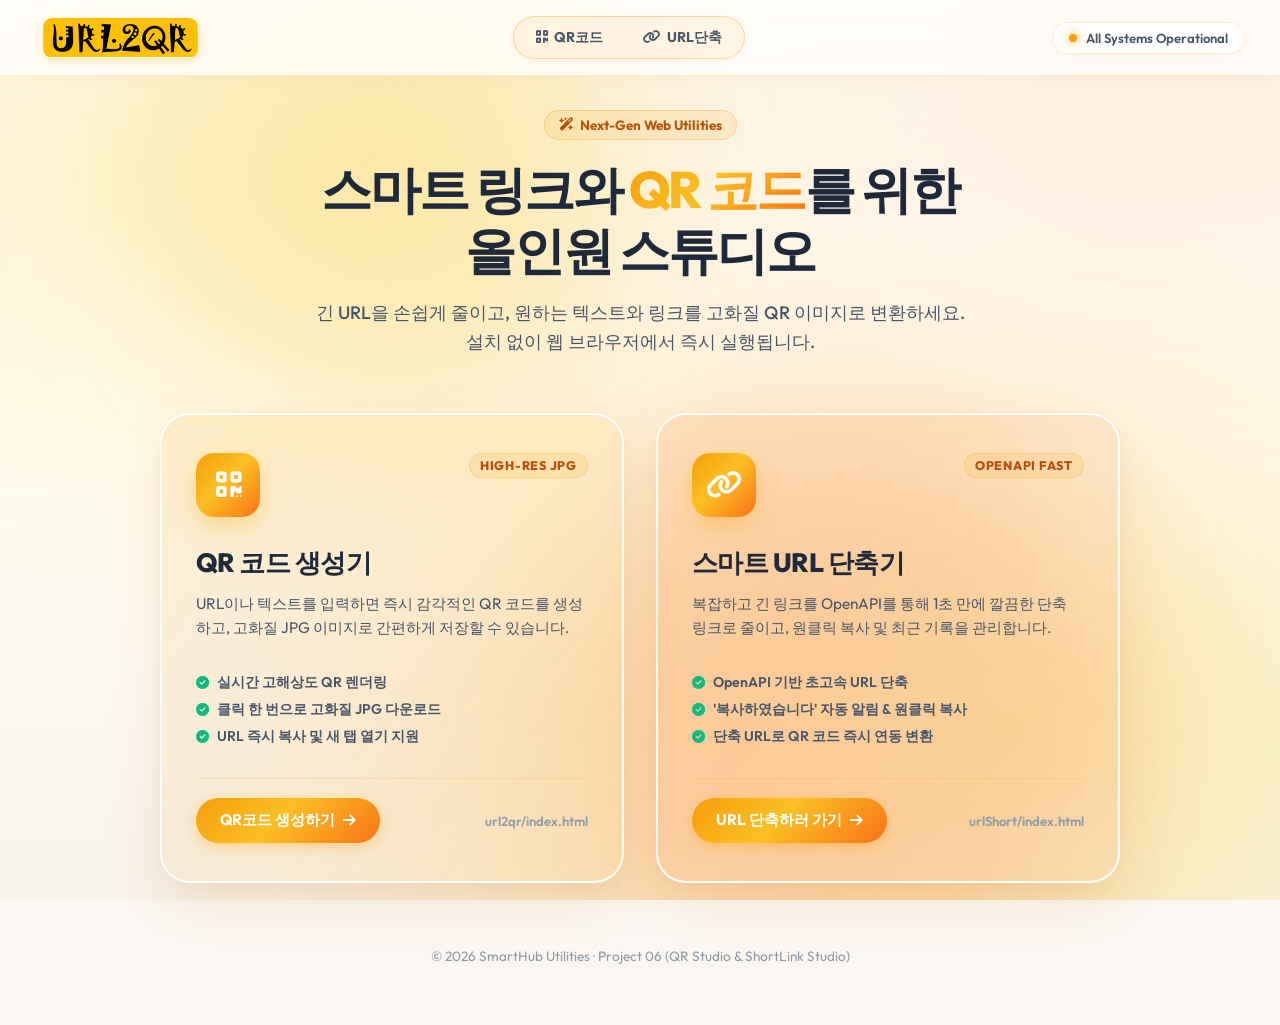
<file: index.html>
<!DOCTYPE html>
<html lang="ko">
<head>
  <meta charset="UTF-8">
  <meta name="viewport" content="width=device-width, initial-scale=1.0">
  <meta name="description" content="QR 코드 생성 및 초고속 URL 단축을 한 곳에서 제공하는 올인원 스마트 웹 유틸리티 허브입니다.">
  <title>QR Studio & ShortLink - 스마트 웹 유틸리티 허브</title>
  
  <!-- Google Fonts -->
  <link rel="preconnect" href="https://fonts.googleapis.com">
  <link rel="preconnect" href="https://fonts.gstatic.com" crossorigin>
  <link href="https://fonts.googleapis.com/css2?family=Outfit:wght@300;400;500;600;700;800&family=Pretendard:wght@300;400;500;600;700;800&display=swap" rel="stylesheet">
  
  <!-- FontAwesome for Icons -->
  <link rel="stylesheet" href="https://cdnjs.cloudflare.com/ajax/libs/font-awesome/6.5.1/css/all.min.css">
  
  <style>
    :root {
      --bg-primary: #faf7f2;
      --bg-secondary: #f5efe6;
      --bg-glass-card: rgba(255, 255, 255, 0.88);
      --bg-glass-hover: rgba(255, 255, 255, 0.96);
      
      --accent-gold: #f59e0b;
      --accent-sun: #fbbf24;
      --accent-orange: #f97316;
      --accent-deep: #b45309;
      
      --accent-gradient: linear-gradient(135deg, #f59e0b 0%, #fbbf24 45%, #f97316 100%);
      --accent-gradient-hover: linear-gradient(135deg, #d97706 0%, #f59e0b 50%, #ea580c 100%);
      --card-qr-gradient: linear-gradient(135deg, rgba(245, 158, 11, 0.12) 0%, rgba(251, 191, 36, 0.05) 100%);
      --card-short-gradient: linear-gradient(135deg, rgba(249, 115, 22, 0.12) 0%, rgba(251, 113, 133, 0.05) 100%);
      
      --text-primary: #1e293b;
      --text-secondary: #475569;
      --text-muted: #8c9ba5;
      --text-gold: #b45309;
      
      --border-glass: rgba(245, 158, 11, 0.18);
      --border-glass-strong: rgba(245, 158, 11, 0.35);
      --border-card: rgba(255, 255, 255, 0.95);
      
      --shadow-subtle: 0 4px 20px rgba(180, 83, 9, 0.06);
      --shadow-elevated: 0 20px 45px rgba(180, 83, 9, 0.08), 0 4px 12px rgba(0, 0, 0, 0.03);
      --shadow-card: 0 24px 60px rgba(217, 119, 6, 0.12), 0 8px 24px rgba(0, 0, 0, 0.04);
      --shadow-hover: 0 30px 70px rgba(217, 119, 6, 0.2), 0 10px 28px rgba(0, 0, 0, 0.06);
      
      --font-main: 'Outfit', 'Pretendard', -apple-system, BlinkMacSystemFont, 'Segoe UI', Roboto, sans-serif;
      --transition-smooth: all 0.5s cubic-bezier(0.16, 1, 0.3, 1);
      --transition-quick: all 0.25s cubic-bezier(0.4, 0, 0.2, 1);
    }

    *, *::before, *::after {
      box-sizing: border-box;
      margin: 0;
      padding: 0;
    }

    html, body {
      width: 100%;
      min-height: 100vh;
      background-color: var(--bg-primary);
      color: var(--text-primary);
      font-family: var(--font-main);
      overflow-x: hidden;
      position: relative;
      -webkit-font-smoothing: antialiased;
    }

    /* Ambient Glow Background */
    .bg-mesh {
      position: fixed;
      inset: 0;
      pointer-events: none;
      overflow: hidden;
      z-index: 0;
      background: 
        radial-gradient(at 10% 20%, rgba(254, 243, 199, 0.8) 0px, transparent 50%),
        radial-gradient(at 90% 10%, rgba(255, 237, 213, 0.7) 0px, transparent 50%),
        radial-gradient(at 50% 90%, rgba(254, 215, 170, 0.5) 0px, transparent 55%),
        radial-gradient(at 80% 80%, rgba(253, 230, 138, 0.6) 0px, transparent 50%),
        linear-gradient(180deg, #faf7f2 0%, #fffdfa 50%, #f7f2e9 100%);
    }

    .glow-orb {
      position: absolute;
      border-radius: 50%;
      filter: blur(90px);
      opacity: 0.65;
      animation: floatOrb 18s ease-in-out infinite alternate;
    }

    .orb-1 {
      width: 520px;
      height: 520px;
      background: radial-gradient(circle, #fde68a 0%, rgba(251, 191, 36, 0.4) 50%, transparent 70%);
      top: -80px;
      left: 10%;
    }

    .orb-2 {
      width: 620px;
      height: 620px;
      background: radial-gradient(circle, #fed7aa 0%, rgba(249, 115, 22, 0.35) 50%, transparent 70%);
      bottom: -120px;
      right: 8%;
      animation-delay: -6s;
    }

    @keyframes floatOrb {
      0% { transform: translate(0, 0) scale(1) rotate(0deg); }
      50% { transform: translate(45px, -35px) scale(1.1) rotate(60deg); }
      100% { transform: translate(-35px, 45px) scale(0.92) rotate(-30deg); }
    }

    /* Header */
    .app-header {
      position: fixed;
      top: 0;
      left: 0;
      width: 100%;
      height: 76px;
      display: flex;
      align-items: center;
      justify-content: space-between;
      padding: 0 2.2rem;
      z-index: 50;
      background: rgba(255, 255, 255, 0.75);
      backdrop-filter: blur(20px);
      -webkit-backdrop-filter: blur(20px);
      border-bottom: 1px solid var(--border-glass);
      box-shadow: 0 2px 16px rgba(180, 83, 9, 0.04);
    }

    .brand-logo {
      display: flex;
      align-items: center;
      gap: 0.85rem;
      text-decoration: none;
      color: inherit;
      padding: 4px 8px;
      border-radius: 12px;
      transition: var(--transition-quick);
    }

    .brand-logo:hover {
      transform: translateY(-1px);
    }

    .logo-image {
      height: 40px;
      width: auto;
      max-width: 160px;
      object-fit: contain;
      border-radius: 9px;
      box-shadow: 0 3px 10px rgba(245, 158, 11, 0.25);
      transition: transform 0.25s ease;
    }

    .brand-logo:hover .logo-image {
      transform: scale(1.04);
    }

    .logo-fallback {
      width: 40px;
      height: 40px;
      background: var(--accent-gradient);
      border-radius: 12px;
      display: flex;
      align-items: center;
      justify-content: center;
      font-size: 1.25rem;
      color: #fff;
      box-shadow: 0 4px 12px rgba(245, 158, 11, 0.35);
    }

    /* Requirement 1: QR코드 & URL단축 네비게이션 버튼 */
    .nav-switcher {
      display: flex;
      align-items: center;
      background: rgba(245, 158, 11, 0.08);
      border: 1px solid var(--border-glass-strong);
      padding: 4px;
      border-radius: 40px;
      gap: 4px;
      box-shadow: 0 2px 8px rgba(180, 83, 9, 0.05);
    }

    .nav-tab {
      display: inline-flex;
      align-items: center;
      gap: 6px;
      padding: 7px 18px;
      border-radius: 30px;
      text-decoration: none;
      font-size: 0.88rem;
      font-weight: 700;
      color: var(--text-secondary);
      transition: all 0.25s cubic-bezier(0.16, 1, 0.3, 1);
      white-space: nowrap;
    }

    .nav-tab:hover {
      color: var(--accent-deep);
      background: rgba(255, 255, 255, 0.7);
      transform: translateY(-1px);
    }

    .nav-tab.active, .nav-tab.highlight {
      background: var(--accent-gradient);
      color: #ffffff;
      box-shadow: 0 3px 12px rgba(245, 158, 11, 0.35);
    }

    .status-pill {
      display: flex;
      align-items: center;
      gap: 0.55rem;
      padding: 7px 16px;
      background: rgba(255, 255, 255, 0.85);
      border: 1px solid var(--border-glass);
      border-radius: 100px;
      font-size: 0.82rem;
      font-weight: 600;
      color: var(--text-secondary);
      box-shadow: var(--shadow-subtle);
    }

    .pulse-dot {
      width: 8px;
      height: 8px;
      border-radius: 50%;
      background: #f59e0b;
      box-shadow: 0 0 10px #f59e0b;
      animation: pulseDot 2s infinite;
    }

    @keyframes pulseDot {
      0% { transform: scale(0.95); opacity: 0.8; }
      50% { transform: scale(1.35); opacity: 1; box-shadow: 0 0 14px #f59e0b; }
      100% { transform: scale(0.95); opacity: 0.8; }
    }

    /* Main Hub Container */
    .hub-container {
      position: relative;
      width: 100%;
      min-height: 100vh;
      display: flex;
      flex-direction: column;
      align-items: center;
      justify-content: center;
      padding: 110px 1.5rem 60px;
      z-index: 10;
    }

    .hub-hero {
      text-align: center;
      max-width: 760px;
      margin-bottom: 3.5rem;
    }

    .hub-badge {
      display: inline-flex;
      align-items: center;
      gap: 6px;
      padding: 6px 14px;
      background: rgba(245, 158, 11, 0.12);
      border: 1px solid rgba(245, 158, 11, 0.3);
      border-radius: 100px;
      font-size: 0.84rem;
      font-weight: 700;
      color: var(--accent-deep);
      margin-bottom: 1.2rem;
    }

    .hub-title {
      font-size: 3.2rem;
      font-weight: 800;
      line-height: 1.18;
      letter-spacing: -0.04em;
      color: var(--text-primary);
      margin-bottom: 1.1rem;
    }

    .text-gradient {
      background: var(--accent-gradient);
      -webkit-background-clip: text;
      -webkit-text-fill-color: transparent;
      display: inline-block;
    }

    .hub-subtitle {
      font-size: 1.12rem;
      font-weight: 500;
      color: var(--text-secondary);
      line-height: 1.65;
    }

    /* Grid of Service Cards */
    .cards-grid {
      display: grid;
      grid-template-columns: repeat(2, 1fr);
      gap: 2rem;
      width: 100%;
      max-width: 960px;
    }

    .service-card {
      position: relative;
      background: var(--bg-glass-card);
      border: 2px solid var(--border-card);
      border-radius: 30px;
      padding: 38px 34px;
      box-shadow: var(--shadow-card);
      backdrop-filter: blur(25px);
      -webkit-backdrop-filter: blur(25px);
      text-decoration: none;
      color: inherit;
      display: flex;
      flex-direction: column;
      justify-content: space-between;
      transition: var(--transition-smooth);
      overflow: hidden;
    }

    .card-qr-bg {
      background: var(--card-qr-gradient);
    }

    .card-short-bg {
      background: var(--card-short-gradient);
    }

    .service-card:hover {
      transform: translateY(-8px) scale(1.015);
      box-shadow: var(--shadow-hover);
      border-color: var(--accent-gold);
      background: var(--bg-glass-hover);
    }

    .card-top {
      display: flex;
      align-items: flex-start;
      justify-content: space-between;
      margin-bottom: 1.8rem;
    }

    .card-icon-box {
      width: 64px;
      height: 64px;
      border-radius: 18px;
      background: var(--accent-gradient);
      display: flex;
      align-items: center;
      justify-content: center;
      font-size: 1.8rem;
      color: #ffffff;
      box-shadow: 0 8px 24px rgba(245, 158, 11, 0.35);
      transition: transform 0.3s ease;
    }

    .service-card:hover .card-icon-box {
      transform: scale(1.08) rotate(4deg);
    }

    .card-tag {
      font-size: 0.78rem;
      font-weight: 800;
      text-transform: uppercase;
      letter-spacing: 0.06em;
      background: rgba(245, 158, 11, 0.12);
      color: var(--accent-deep);
      padding: 4px 10px;
      border-radius: 20px;
      border: 1px solid rgba(245, 158, 11, 0.25);
    }

    .card-title {
      font-size: 1.65rem;
      font-weight: 800;
      color: var(--text-primary);
      margin-bottom: 0.7rem;
      letter-spacing: -0.02em;
    }

    .card-desc {
      font-size: 0.96rem;
      color: var(--text-secondary);
      line-height: 1.6;
      margin-bottom: 2rem;
      flex-grow: 1;
    }

    .card-features-list {
      list-style: none;
      display: flex;
      flex-direction: column;
      gap: 8px;
      margin-bottom: 2rem;
    }

    .card-features-list li {
      display: flex;
      align-items: center;
      gap: 8px;
      font-size: 0.88rem;
      font-weight: 600;
      color: var(--text-secondary);
    }

    .card-features-list li i {
      color: #10b981;
      font-size: 0.82rem;
    }

    .card-action-bar {
      display: flex;
      align-items: center;
      justify-content: space-between;
      padding-top: 1.2rem;
      border-top: 1px solid var(--border-glass);
    }

    .card-btn {
      display: inline-flex;
      align-items: center;
      gap: 8px;
      background: var(--accent-gradient);
      color: #ffffff;
      padding: 12px 24px;
      border-radius: 100px;
      font-size: 0.95rem;
      font-weight: 700;
      box-shadow: 0 4px 14px rgba(245, 158, 11, 0.35);
      transition: var(--transition-quick);
    }

    .service-card:hover .card-btn {
      background: var(--accent-gradient-hover);
      box-shadow: 0 6px 20px rgba(245, 158, 11, 0.5);
    }

    .card-btn-arrow {
      font-size: 0.9rem;
      transition: transform 0.25s ease;
    }

    .service-card:hover .card-btn-arrow {
      transform: translateX(4px);
    }

    .card-link-subtext {
      font-size: 0.82rem;
      font-weight: 600;
      color: var(--text-muted);
    }

    /* Footer */
    .hub-footer {
      margin-top: 4rem;
      text-align: center;
      font-size: 0.85rem;
      color: var(--text-muted);
    }

    @media (max-width: 768px) {
      .cards-grid {
        grid-template-columns: 1fr;
        max-width: 480px;
      }

      .hub-title {
        font-size: 2.3rem;
      }

      .app-header {
        padding: 0 1rem;
      }

      .status-pill {
        display: none;
      }
    }
  </style>
</head>
<body>
  <!-- Ambient Glow Background -->
  <div class="bg-mesh">
    <div class="glow-orb orb-1"></div>
    <div class="glow-orb orb-2"></div>
  </div>

  <!-- Header Section with Logo and Quick Navigation -->
  <header class="app-header">
    <div class="header-left">
      <a href="index.html" class="brand-logo" title="홈으로">
        <img src="img/logo.png" alt="URL2QR Logo" class="logo-image" onerror="this.style.display='none'; document.getElementById('logoFallback').style.display='flex';">
        <div id="logoFallback" class="logo-fallback" style="display:none;">
          <i class="fa-solid fa-qrcode"></i>
        </div>
      </a>
    </div>

    <!-- Requirement 1: 'QR코드' 버튼과 'URL단축' 버튼 -->
    <nav class="nav-switcher" aria-label="기능 바로가기 네비게이션">
      <a href="url2qr/index.html" class="nav-tab" id="navQrBtn" title="QR 코드 생성기로 이동">
        <i class="fa-solid fa-qrcode"></i>
        <span>QR코드</span>
      </a>
      <a href="urlShort/index.html" class="nav-tab" id="navShortBtn" title="URL 단축기로 이동">
        <i class="fa-solid fa-link"></i>
        <span>URL단축</span>
      </a>
    </nav>

    <div class="header-right">
      <div class="status-pill">
        <span class="pulse-dot"></span>
        <span>All Systems Operational</span>
      </div>
    </div>
  </header>

  <!-- Main Suite Landing View -->
  <main class="hub-container">
    <div class="hub-hero">
      <div class="hub-badge">
        <i class="fa-solid fa-wand-magic-sparkles"></i>
        <span>Next-Gen Web Utilities</span>
      </div>
      <h1 class="hub-title">
        스마트 링크와 <span class="text-gradient">QR 코드</span>를 위한<br>올인원 스튜디오
      </h1>
      <p class="hub-subtitle">
        긴 URL을 손쉽게 줄이고, 원하는 텍스트와 링크를 고화질 QR 이미지로 변환하세요.<br>
        설치 없이 웹 브라우저에서 즉시 실행됩니다.
      </p>
    </div>

    <!-- 2 Main Application Cards -->
    <div class="cards-grid">
      
      <!-- Card 1: QR 코드 생성기 (url2qr) -->
      <a href="url2qr/index.html" class="service-card card-qr-bg" title="QR 코드 생성기 열기">
        <div>
          <div class="card-top">
            <div class="card-icon-box">
              <i class="fa-solid fa-qrcode"></i>
            </div>
            <span class="card-tag">High-Res JPG</span>
          </div>
          <h2 class="card-title">QR 코드 생성기</h2>
          <p class="card-desc">
            URL이나 텍스트를 입력하면 즉시 감각적인 QR 코드를 생성하고, 고화질 JPG 이미지로 간편하게 저장할 수 있습니다.
          </p>
          <ul class="card-features-list">
            <li><i class="fa-solid fa-circle-check"></i> 실시간 고해상도 QR 렌더링</li>
            <li><i class="fa-solid fa-circle-check"></i> 클릭 한 번으로 고화질 JPG 다운로드</li>
            <li><i class="fa-solid fa-circle-check"></i> URL 즉시 복사 및 새 탭 열기 지원</li>
          </ul>
        </div>
        <div class="card-action-bar">
          <span class="card-btn">
            <span>QR코드 생성하기</span>
            <i class="fa-solid fa-arrow-right card-btn-arrow"></i>
          </span>
          <span class="card-link-subtext">url2qr/index.html</span>
        </div>
      </a>

      <!-- Card 2: URL 단축기 (urlShort) -->
      <a href="urlShort/index.html" class="service-card card-short-bg" title="URL 단축기 열기">
        <div>
          <div class="card-top">
            <div class="card-icon-box">
              <i class="fa-solid fa-link"></i>
            </div>
            <span class="card-tag">OpenAPI Fast</span>
          </div>
          <h2 class="card-title">스마트 URL 단축기</h2>
          <p class="card-desc">
            복잡하고 긴 링크를 OpenAPI를 통해 1초 만에 깔끔한 단축 링크로 줄이고, 원클릭 복사 및 최근 기록을 관리합니다.
          </p>
          <ul class="card-features-list">
            <li><i class="fa-solid fa-circle-check"></i> OpenAPI 기반 초고속 URL 단축</li>
            <li><i class="fa-solid fa-circle-check"></i> '복사하였습니다' 자동 알림 & 원클릭 복사</li>
            <li><i class="fa-solid fa-circle-check"></i> 단축 URL로 QR 코드 즉시 연동 변환</li>
          </ul>
        </div>
        <div class="card-action-bar">
          <span class="card-btn">
            <span>URL 단축하러 가기</span>
            <i class="fa-solid fa-arrow-right card-btn-arrow"></i>
          </span>
          <span class="card-link-subtext">urlShort/index.html</span>
        </div>
      </a>

    </div>

    <footer class="hub-footer">
      <p>© 2026 SmartHub Utilities · Project 06 (QR Studio & ShortLink Studio)</p>
    </footer>
  </main>
</body>
</html>
</file>
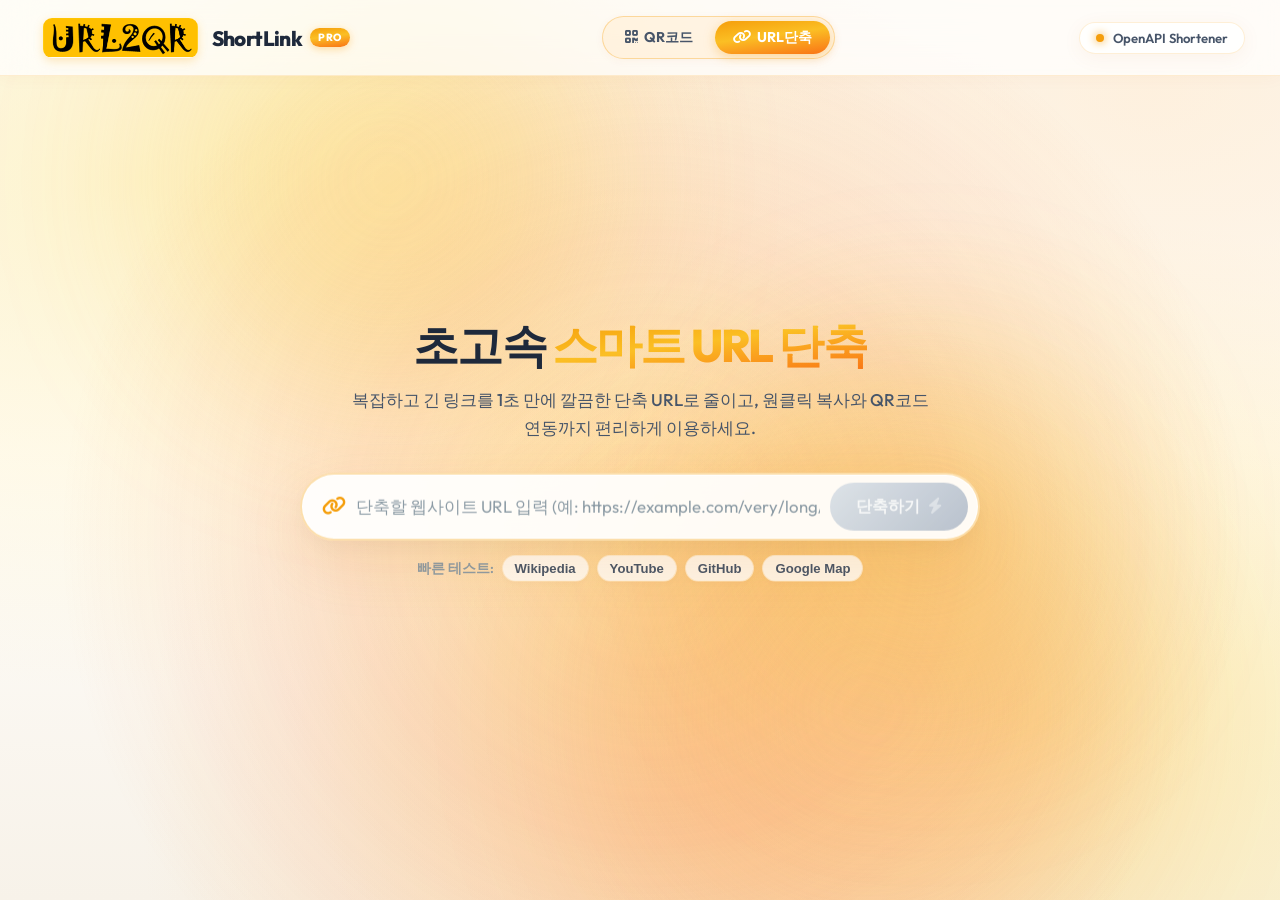
<file: urlShort/index.html>
<!DOCTYPE html>
<html lang="ko">
<head>
  <meta charset="UTF-8">
  <meta name="viewport" content="width=device-width, initial-scale=1.0">
  <meta name="description" content="긴 URL을 빠르고 간편하게 단축하고, 원클릭 복사 및 QR 코드 변환까지 지원하는 스마트 URL 단축기입니다.">
  <title>ShortLink Studio - 스마트 URL 단축기</title>
  
  <!-- Google Fonts -->
  <link rel="preconnect" href="https://fonts.googleapis.com">
  <link rel="preconnect" href="https://fonts.gstatic.com" crossorigin>
  <link href="https://fonts.googleapis.com/css2?family=Outfit:wght@300;400;500;600;700;800&family=Pretendard:wght@300;400;500;600;700&display=swap" rel="stylesheet">
  
  <!-- FontAwesome for Icons -->
  <link rel="stylesheet" href="https://cdnjs.cloudflare.com/ajax/libs/font-awesome/6.5.1/css/all.min.css">
  
  <link rel="stylesheet" href="style.css">
</head>
<body class="initial-state">
  <!-- Background Glow & Mesh Elements -->
  <div class="bg-mesh">
    <div class="glow-orb orb-1"></div>
    <div class="glow-orb orb-2"></div>
    <div class="glow-orb orb-3"></div>
  </div>
  <div class="mouse-spotlight" id="mouseSpotlight"></div>

  <!-- Header Section with Brand Logo & Navigation Switcher -->
  <header class="app-header">
    <div class="header-left">
      <a href="../index.html" class="brand-logo" id="brandHomeBtn" title="메인 화면으로 이동">
        <img src="../img/logo.png" alt="URL2QR Logo" class="logo-image" onerror="this.style.display='none'; document.getElementById('logoFallback').style.display='flex';">
        <div id="logoFallback" class="logo-fallback" style="display:none;">
          <i class="fa-solid fa-link"></i>
        </div>
        <div class="brand-info">
          <span class="brand-title">ShortLink</span>
          <span class="brand-badge">PRO</span>
        </div>
      </a>
    </div>

    <!-- Navigation Tab Buttons (QR코드 / URL단축 전환) -->
    <nav class="nav-switcher" aria-label="기능 전환 네비게이션">
      <a href="../url2qr/index.html" class="nav-tab" id="navQrBtn" title="QR 코드 생성기">
        <i class="fa-solid fa-qrcode"></i>
        <span>QR코드</span>
      </a>
      <a href="index.html" class="nav-tab active" id="navShortBtn" title="URL 단축 서비스">
        <i class="fa-solid fa-link"></i>
        <span>URL단축</span>
      </a>
    </nav>

    <div class="header-right">
      <div class="status-pill">
        <span class="pulse-dot"></span>
        <span>OpenAPI Shortener</span>
      </div>
    </div>
  </header>

  <!-- Main View Container -->
  <main class="main-container">

    <!-- Shortened Result Presentation Card (Appears after URL shortened) -->
    <section class="result-display-section" id="resultDisplaySection" aria-label="단축 결과">
      <div class="result-card" id="resultCard">
        <div class="result-card-glass-glow"></div>
        
        <div class="result-card-header">
          <div class="result-badge">
            <i class="fa-solid fa-circle-check"></i>
            <span>단축 완료</span>
          </div>
          <span class="ratio-badge" id="ratioBadge">-0% 절감</span>
        </div>

        <!-- Original URL Info -->
        <div class="original-url-row">
          <span class="url-meta-tag"><i class="fa-solid fa-arrow-turn-down"></i> 원본 URL</span>
          <p class="original-url-text" id="originalUrlDisplay" title="원본 링크"></p>
        </div>

        <!-- Read-Only Output Box & Copy Button -->
        <div class="output-box-wrapper">
          <div class="output-input-group">
            <div class="output-icon">
              <i class="fa-solid fa-wand-magic-sparkles"></i>
            </div>
            <input 
              type="text" 
              id="shortUrlOutput" 
              class="short-url-output" 
              readonly 
              placeholder="단축된 URL이 여기에 표시됩니다" 
              aria-label="단축된 URL 결과 (읽기 전용)"
            >
          </div>
          <button type="button" class="copy-action-btn" id="copyBtn" title="단축 URL 클립보드에 복사">
            <i class="fa-regular fa-copy" id="copyIcon"></i>
            <span id="copyBtnText">복사</span>
          </button>
        </div>

        <!-- Result Card Action Toolbar -->
        <div class="result-card-actions">
          <a href="#" target="_blank" rel="noopener noreferrer" class="action-chip" id="visitUrlBtn" title="새 창에서 단축 URL 열기">
            <i class="fa-solid fa-arrow-up-right-from-square"></i>
            <span>방문하기</span>
          </a>
          <button type="button" class="action-chip highlight-chip" id="openInQrBtn" title="이 단축 URL로 QR 코드 생성하기">
            <i class="fa-solid fa-qrcode"></i>
            <span>QR코드 생성</span>
          </button>
          <button type="button" class="action-chip text-chip" id="resetShortenerBtn" title="새로운 URL 단축하기">
            <i class="fa-solid fa-rotate-left"></i>
            <span>다시 단축</span>
          </button>
        </div>

      </div>
    </section>

    <!-- Floating Hero & URL Input Form Section -->
    <section class="interaction-container" id="interactionContainer">
      
      <!-- Hero Intro (Visible in Initial State) -->
      <div class="hero-intro" id="heroIntro">
        <h1 class="hero-title">
          초고속 <span class="text-gradient">스마트 URL 단축</span>
        </h1>
        <p class="hero-subtitle">
          복잡하고 긴 링크를 1초 만에 깔끔한 단축 URL로 줄이고, 원클릭 복사와 QR코드 연동까지 편리하게 이용하세요.
        </p>
      </div>

      <!-- URL Input Form -->
      <form class="url-input-form" id="shortenForm" autocomplete="off" onsubmit="return false;">
        <div class="input-glass-box">
          <div class="input-icon-wrap">
            <i class="fa-solid fa-link"></i>
          </div>
          <input 
            type="text" 
            id="urlInput" 
            class="url-input-field" 
            placeholder="단축할 웹사이트 URL 입력 (예: https://example.com/very/long/path...)" 
            aria-label="단축할 URL 입력"
            spellcheck="false"
            required
          >
          <button type="button" class="input-clear-btn" id="clearInputBtn" aria-label="입력 내용 지우기" style="display:none;">
            <i class="fa-solid fa-xmark"></i>
          </button>
          <button type="submit" class="submit-btn" id="shortenBtn" disabled aria-label="URL 단축하기">
            <span class="btn-text" id="shortenBtnText">단축하기</span>
            <i class="fa-solid fa-bolt btn-icon" id="shortenBtnIcon"></i>
          </button>
        </div>

        <!-- Quick Suggestions (Initial Mode) -->
        <div class="quick-suggests" id="quickSuggests">
          <span class="suggest-label">빠른 테스트:</span>
          <button type="button" class="suggest-tag" data-url="https://ko.wikipedia.org/wiki/%ED%81%B4%EB%A6%BD%EB%B3%B4%EB%93%9C">Wikipedia</button>
          <button type="button" class="suggest-tag" data-url="https://www.youtube.com/watch?v=dQw4w9WgXcQ">YouTube</button>
          <button type="button" class="suggest-tag" data-url="https://github.com/trending?since=daily">GitHub</button>
          <button type="button" class="suggest-tag" data-url="https://maps.google.com/?q=Seoul+Tower">Google Map</button>
        </div>
      </form>

      <!-- Recent History Container -->
      <div class="history-card" id="historyCard" style="display: none;">
        <div class="history-header">
          <div class="history-title">
            <i class="fa-solid fa-clock-rotate-left"></i>
            <span>최근 단축 기록</span>
          </div>
          <button type="button" class="history-clear-btn" id="clearHistoryBtn" title="기록 지우기">
            <i class="fa-solid fa-trash-can"></i> 전체 삭제
          </button>
        </div>
        <ul class="history-list" id="historyList"></ul>
      </div>

    </section>
  </main>

  <!-- Toast Notification -->
  <div class="toast-container" id="toastContainer" aria-live="polite">
    <div class="toast" id="toast">
      <i class="toast-icon fa-solid fa-circle-check"></i>
      <span class="toast-message" id="toastMessage">알림 내용</span>
    </div>
  </div>

  <script src="app.js"></script>
</body>
</html>
</file>
<file: urlShort/style.css>
/* ==========================================================================
   ShortLink Studio (URL Shortener) - Modern Radiant Light Theme & Glassmorphism
   ========================================================================== */

:root {
  /* Mouse & Interactive Dynamic Variables */
  --mouse-x: 50%;
  --mouse-y: 50%;
  --mouse-deg: 135deg;
  --glow-x: 50%;
  --glow-y: 50%;
  --hue-shift: 0deg;

  /* Base Radiant Light Palette */
  --bg-primary: #faf7f2;
  --bg-secondary: #f5efe6;
  --bg-glass: rgba(255, 255, 255, 0.78);
  --bg-glass-card: rgba(255, 255, 255, 0.88);
  --bg-glass-hover: rgba(255, 255, 255, 0.95);
  --bg-input: rgba(255, 255, 255, 0.92);

  /* Brand Accents */
  --accent-gold: #f59e0b;
  --accent-sun: #fbbf24;
  --accent-orange: #f97316;
  --accent-peach: #fb7185;
  --accent-deep: #b45309;
  --accent-teal: #0d9488;
  --accent-blue: #2563eb;

  /* Dynamic Gradients */
  --accent-gradient: linear-gradient(var(--mouse-deg, 135deg), #f59e0b 0%, #fbbf24 45%, #f97316 100%);
  --accent-gradient-hover: linear-gradient(var(--mouse-deg, 135deg), #d97706 0%, #f59e0b 50%, #ea580c 100%);
  --gold-glow-gradient: radial-gradient(circle at var(--glow-x, 50%) var(--glow-y, 50%), rgba(251, 191, 36, 0.35) 0%, rgba(249, 115, 22, 0.18) 35%, rgba(250, 247, 242, 0) 70%);

  /* High Legibility Typography Colors */
  --text-primary: #1e293b;
  --text-secondary: #475569;
  --text-muted: #8c9ba5;
  --text-gold: #b45309;

  /* Borders & Highlights */
  --border-glass: rgba(245, 158, 11, 0.16);
  --border-glass-strong: rgba(245, 158, 11, 0.32);
  --border-glass-focus: rgba(245, 158, 11, 0.65);
  --border-card: rgba(255, 255, 255, 0.9);

  /* Elevation Shadows */
  --shadow-subtle: 0 4px 20px rgba(180, 83, 9, 0.06);
  --shadow-elevated: 0 20px 45px rgba(180, 83, 9, 0.08), 0 4px 12px rgba(0, 0, 0, 0.03);
  --shadow-glow: 0 0 35px rgba(245, 158, 11, 0.22);
  --shadow-card: 0 24px 60px rgba(217, 119, 6, 0.12), 0 8px 24px rgba(0, 0, 0, 0.04);

  /* Typography & Timing */
  --font-main: 'Outfit', 'Pretendard', -apple-system, BlinkMacSystemFont, 'Segoe UI', Roboto, sans-serif;
  --transition-smooth: all 0.65s cubic-bezier(0.16, 1, 0.3, 1);
  --transition-quick: all 0.25s cubic-bezier(0.4, 0, 0.2, 1);
}

/* Base Reset */
*, *::before, *::after {
  box-sizing: border-box;
  margin: 0;
  padding: 0;
}

html, body {
  width: 100%;
  min-height: 100vh;
  background-color: var(--bg-primary);
  color: var(--text-primary);
  font-family: var(--font-main);
  overflow-x: hidden;
  position: relative;
  -webkit-font-smoothing: antialiased;
  -moz-osx-font-smoothing: grayscale;
}

/* ==========================================================================
   Dynamic Ambient Background
   ========================================================================== */
.bg-mesh {
  position: fixed;
  inset: 0;
  pointer-events: none;
  overflow: hidden;
  z-index: 0;
  background: 
    radial-gradient(at 10% 20%, rgba(254, 243, 199, 0.8) 0px, transparent 50%),
    radial-gradient(at 90% 10%, rgba(255, 237, 213, 0.7) 0px, transparent 50%),
    radial-gradient(at 50% 90%, rgba(254, 215, 170, 0.5) 0px, transparent 55%),
    radial-gradient(at 80% 80%, rgba(253, 230, 138, 0.6) 0px, transparent 50%),
    linear-gradient(180deg, #faf7f2 0%, #fffdfa 50%, #f7f2e9 100%);
  transition: background 0.4s ease;
}

.mouse-spotlight {
  position: fixed;
  inset: 0;
  pointer-events: none;
  z-index: 1;
  background: var(--gold-glow-gradient);
  mix-blend-mode: multiply;
  opacity: 0.85;
  transition: opacity 0.3s ease;
}

.glow-orb {
  position: absolute;
  border-radius: 50%;
  filter: blur(90px);
  opacity: 0.65;
  will-change: transform;
  animation: floatOrb 18s ease-in-out infinite alternate;
}

.orb-1 {
  width: 520px;
  height: 520px;
  background: radial-gradient(circle, #fde68a 0%, rgba(251, 191, 36, 0.4) 50%, transparent 70%);
  top: -80px;
  left: 10%;
}

.orb-2 {
  width: 620px;
  height: 620px;
  background: radial-gradient(circle, #fed7aa 0%, rgba(249, 115, 22, 0.35) 50%, transparent 70%);
  bottom: -120px;
  right: 8%;
  animation-delay: -6s;
}

.orb-3 {
  width: 440px;
  height: 440px;
  background: radial-gradient(circle, #fef08a 0%, rgba(234, 179, 8, 0.35) 50%, transparent 70%);
  top: 35%;
  left: 55%;
  animation-delay: -12s;
}

@keyframes floatOrb {
  0% { transform: translate(0, 0) scale(1) rotate(0deg); }
  50% { transform: translate(45px, -35px) scale(1.1) rotate(60deg); }
  100% { transform: translate(-35px, 45px) scale(0.92) rotate(-30deg); }
}

/* ==========================================================================
   Header Styles (Brand Logo & Nav Switcher)
   ========================================================================== */
.app-header {
  position: fixed;
  top: 0;
  left: 0;
  width: 100%;
  height: 76px;
  display: flex;
  align-items: center;
  justify-content: space-between;
  padding: 0 2.2rem;
  z-index: 50;
  background: rgba(255, 255, 255, 0.75);
  backdrop-filter: blur(20px);
  -webkit-backdrop-filter: blur(20px);
  border-bottom: 1px solid var(--border-glass);
  box-shadow: 0 2px 16px rgba(180, 83, 9, 0.04);
}

.header-left .brand-logo {
  display: flex;
  align-items: center;
  gap: 0.85rem;
  text-decoration: none;
  color: inherit;
  transition: var(--transition-quick);
  padding: 4px 8px;
  border-radius: 12px;
}

.header-left .brand-logo:hover {
  transform: translateY(-1px);
  background: rgba(255, 255, 255, 0.5);
}

.logo-image {
  height: 40px;
  width: auto;
  max-width: 160px;
  object-fit: contain;
  border-radius: 9px;
  box-shadow: 0 3px 10px rgba(245, 158, 11, 0.25);
  transition: transform 0.25s ease;
}

.brand-logo:hover .logo-image {
  transform: scale(1.04);
}

.logo-fallback {
  width: 40px;
  height: 40px;
  background: var(--accent-gradient);
  border-radius: 12px;
  display: flex;
  align-items: center;
  justify-content: center;
  font-size: 1.25rem;
  color: #fff;
  box-shadow: 0 4px 12px rgba(245, 158, 11, 0.35);
}

.brand-info {
  display: flex;
  align-items: center;
  gap: 0.5rem;
}

.brand-title {
  font-size: 1.3rem;
  font-weight: 800;
  letter-spacing: -0.03em;
  color: var(--text-primary);
}

.brand-badge {
  font-size: 0.65rem;
  font-weight: 800;
  letter-spacing: 0.06em;
  background: var(--accent-gradient);
  color: #ffffff;
  padding: 3px 8px;
  border-radius: 20px;
  box-shadow: 0 2px 8px rgba(245, 158, 11, 0.35);
}

/* Nav Switcher */
.nav-switcher {
  display: flex;
  align-items: center;
  background: rgba(245, 158, 11, 0.08);
  border: 1px solid var(--border-glass-strong);
  padding: 4px;
  border-radius: 40px;
  gap: 4px;
  box-shadow: 0 2px 8px rgba(180, 83, 9, 0.05);
}

.nav-tab {
  display: inline-flex;
  align-items: center;
  gap: 6px;
  padding: 7px 18px;
  border-radius: 30px;
  text-decoration: none;
  font-size: 0.88rem;
  font-weight: 700;
  color: var(--text-secondary);
  transition: all 0.25s cubic-bezier(0.16, 1, 0.3, 1);
  white-space: nowrap;
}

.nav-tab i {
  font-size: 0.92rem;
}

.nav-tab:hover {
  color: var(--accent-deep);
  background: rgba(255, 255, 255, 0.7);
  transform: translateY(-1px);
}

.nav-tab.active {
  background: var(--accent-gradient);
  color: #ffffff;
  box-shadow: 0 3px 12px rgba(245, 158, 11, 0.35);
}

.nav-tab.active:hover {
  color: #ffffff;
  background: var(--accent-gradient-hover);
}

.header-right .status-pill {
  display: flex;
  align-items: center;
  gap: 0.55rem;
  padding: 7px 16px;
  background: rgba(255, 255, 255, 0.85);
  border: 1px solid var(--border-glass);
  border-radius: 100px;
  font-size: 0.82rem;
  font-weight: 600;
  color: var(--text-secondary);
  box-shadow: var(--shadow-subtle);
}

.pulse-dot {
  width: 8px;
  height: 8px;
  border-radius: 50%;
  background: #f59e0b;
  box-shadow: 0 0 10px #f59e0b;
  animation: pulseDot 2s infinite;
}

@keyframes pulseDot {
  0% { transform: scale(0.95); opacity: 0.8; }
  50% { transform: scale(1.35); opacity: 1; box-shadow: 0 0 14px #f59e0b; }
  100% { transform: scale(0.95); opacity: 0.8; }
}

/* ==========================================================================
   Main Layout
   ========================================================================== */
.main-container {
  position: relative;
  width: 100%;
  min-height: 100vh;
  display: flex;
  flex-direction: column;
  align-items: center;
  justify-content: center;
  padding: 85px 1.5rem 40px;
  z-index: 10;
}

/* ==========================================================================
   Hero Intro & Dynamic Interaction Container
   ========================================================================== */
.interaction-container {
  position: fixed;
  left: 50%;
  transform: translate(-50%, -50%);
  width: 100%;
  max-width: 720px;
  padding: 0 1.25rem;
  z-index: 40;
  display: flex;
  flex-direction: column;
  align-items: center;
  transition: var(--transition-smooth);
}

/* Initial State: Centered */
body.initial-state .interaction-container {
  top: 50%;
}

/* Generated / Shortened State: Docked smoothly to bottom */
body.generated-state .interaction-container {
  top: auto;
  bottom: 24px;
  transform: translate(-50%, 0);
  max-width: 680px;
}

.hero-intro {
  text-align: center;
  margin-bottom: 2rem;
  transition: var(--transition-smooth);
}

body.generated-state .hero-intro {
  opacity: 0;
  height: 0;
  margin-bottom: 0;
  pointer-events: none;
  overflow: hidden;
  transform: translateY(-20px) scale(0.95);
}

.hero-title {
  font-size: 2.85rem;
  font-weight: 800;
  line-height: 1.18;
  letter-spacing: -0.04em;
  color: var(--text-primary);
  margin-bottom: 0.85rem;
}

.text-gradient {
  background: var(--accent-gradient);
  -webkit-background-clip: text;
  -webkit-text-fill-color: transparent;
  display: inline-block;
  position: relative;
}

.hero-subtitle {
  font-size: 1.06rem;
  font-weight: 500;
  color: var(--text-secondary);
  line-height: 1.6;
  max-width: 580px;
  margin: 0 auto;
}

/* ==========================================================================
   URL Input Form
   ========================================================================== */
.url-input-form {
  width: 100%;
  position: relative;
}

.input-glass-box {
  position: relative;
  display: flex;
  align-items: center;
  background: var(--bg-input);
  border: 2px solid var(--border-glass-strong);
  border-radius: 100px;
  padding: 8px 10px 8px 20px;
  box-shadow: var(--shadow-card), 0 0 0 1px rgba(255, 255, 255, 0.9) inset;
  backdrop-filter: blur(25px);
  -webkit-backdrop-filter: blur(25px);
  transition: var(--transition-quick);
  gap: 10px;
}

.input-glass-box:focus-within {
  border-color: var(--accent-gold);
  box-shadow: 0 0 0 4px rgba(245, 158, 11, 0.22), var(--shadow-card);
  transform: translateY(-2px);
}

.input-icon-wrap {
  font-size: 1.2rem;
  color: var(--accent-gold);
  display: flex;
  align-items: center;
  justify-content: center;
  flex-shrink: 0;
}

.url-input-field {
  flex: 1;
  border: none;
  outline: none;
  background: transparent;
  font-family: var(--font-main);
  font-size: 1.05rem;
  font-weight: 500;
  color: var(--text-primary);
  min-width: 0;
}

.url-input-field::placeholder {
  color: var(--text-muted);
  font-weight: 400;
}

.input-clear-btn {
  background: rgba(140, 155, 165, 0.18);
  border: none;
  outline: none;
  width: 26px;
  height: 26px;
  border-radius: 50%;
  color: var(--text-secondary);
  font-size: 0.85rem;
  cursor: pointer;
  display: flex;
  align-items: center;
  justify-content: center;
  transition: var(--transition-quick);
  flex-shrink: 0;
}

.input-clear-btn:hover {
  background: rgba(239, 68, 68, 0.18);
  color: #ef4444;
}

/* Submit Button & Disabled State */
.submit-btn {
  display: flex;
  align-items: center;
  gap: 8px;
  background: var(--accent-gradient);
  border: none;
  outline: none;
  color: #ffffff;
  padding: 13px 26px;
  border-radius: 100px;
  font-family: var(--font-main);
  font-size: 1.02rem;
  font-weight: 700;
  cursor: pointer;
  box-shadow: 0 4px 18px rgba(245, 158, 11, 0.4);
  transition: all 0.25s cubic-bezier(0.16, 1, 0.3, 1);
  flex-shrink: 0;
}

.submit-btn:not(:disabled):hover {
  background: var(--accent-gradient-hover);
  transform: translateY(-2px) scale(1.02);
  box-shadow: 0 6px 24px rgba(245, 158, 11, 0.55);
}

.submit-btn:not(:disabled):active {
  transform: translateY(1px) scale(0.98);
}

/* Requirement 3-2: Disabled Button Styling when input is empty */
.submit-btn:disabled {
  background: linear-gradient(135deg, #cbd5e1 0%, #94a3b8 100%);
  color: #f1f5f9;
  cursor: not-allowed;
  opacity: 0.65;
  box-shadow: none;
  transform: none;
}

.submit-btn:disabled .btn-icon {
  opacity: 0.5;
}

/* Quick Suggestion Tags */
.quick-suggests {
  display: flex;
  align-items: center;
  justify-content: center;
  gap: 8px;
  margin-top: 14px;
  flex-wrap: wrap;
  transition: var(--transition-quick);
}

body.generated-state .quick-suggests {
  display: none !important;
}

.suggest-label {
  font-size: 0.85rem;
  font-weight: 600;
  color: var(--text-muted);
}

.suggest-tag {
  background: rgba(255, 255, 255, 0.8);
  border: 1px solid var(--border-glass);
  border-radius: 20px;
  padding: 5px 12px;
  font-size: 0.82rem;
  font-weight: 600;
  color: var(--text-secondary);
  cursor: pointer;
  transition: var(--transition-quick);
  box-shadow: 0 2px 6px rgba(0, 0, 0, 0.02);
}

.suggest-tag:hover {
  background: #ffffff;
  color: var(--accent-deep);
  border-color: var(--accent-gold);
  transform: translateY(-2px);
  box-shadow: 0 4px 10px rgba(245, 158, 11, 0.15);
}

/* ==========================================================================
   Result Display Section & Card
   ========================================================================== */
.result-display-section {
  width: 100%;
  max-width: 620px;
  margin-top: -30px;
  opacity: 0;
  transform: scale(0.92) translateY(30px);
  pointer-events: none;
  transition: var(--transition-smooth);
}

body.generated-state .result-display-section {
  opacity: 1;
  transform: scale(1) translateY(0);
  pointer-events: auto;
  margin-top: -50px;
}

body.initial-state .result-display-section {
  display: none;
}

.result-card {
  position: relative;
  background: var(--bg-glass-card);
  border: 2px solid var(--border-card);
  border-radius: 28px;
  padding: 28px 32px;
  box-shadow: var(--shadow-card);
  backdrop-filter: blur(30px);
  -webkit-backdrop-filter: blur(30px);
  display: flex;
  flex-direction: column;
  gap: 20px;
}

.result-card-glass-glow {
  position: absolute;
  inset: 0;
  border-radius: 28px;
  background: radial-gradient(circle at 50% 0%, rgba(251, 191, 36, 0.12) 0%, transparent 65%);
  pointer-events: none;
}

.result-card-header {
  display: flex;
  align-items: center;
  justify-content: space-between;
}

.result-badge {
  display: inline-flex;
  align-items: center;
  gap: 8px;
  font-size: 0.95rem;
  font-weight: 700;
  color: #10b981;
  background: rgba(16, 185, 129, 0.1);
  padding: 6px 14px;
  border-radius: 30px;
  border: 1px solid rgba(16, 185, 129, 0.25);
}

.ratio-badge {
  font-size: 0.82rem;
  font-weight: 800;
  color: #ffffff;
  background: linear-gradient(135deg, #10b981 0%, #059669 100%);
  padding: 5px 12px;
  border-radius: 20px;
  box-shadow: 0 2px 8px rgba(16, 185, 129, 0.35);
}

/* Original URL Row */
.original-url-row {
  background: rgba(245, 158, 11, 0.06);
  border: 1px solid var(--border-glass);
  border-radius: 14px;
  padding: 10px 14px;
  display: flex;
  flex-direction: column;
  gap: 4px;
}

.url-meta-tag {
  font-size: 0.76rem;
  font-weight: 700;
  color: var(--text-gold);
  text-transform: uppercase;
  letter-spacing: 0.04em;
  display: flex;
  align-items: center;
  gap: 5px;
}

.original-url-text {
  font-size: 0.88rem;
  color: var(--text-secondary);
  word-break: break-all;
  white-space: nowrap;
  overflow: hidden;
  text-overflow: ellipsis;
  font-family: monospace;
}

/* Output Box & Copy Button */
.output-box-wrapper {
  display: flex;
  align-items: center;
  gap: 10px;
  background: #ffffff;
  border: 2px solid var(--accent-gold);
  border-radius: 18px;
  padding: 6px 6px 6px 16px;
  box-shadow: 0 4px 18px rgba(245, 158, 11, 0.15);
}

.output-input-group {
  display: flex;
  align-items: center;
  gap: 10px;
  flex: 1;
  min-width: 0;
}

.output-icon {
  color: var(--accent-gold);
  font-size: 1.15rem;
  flex-shrink: 0;
}

/* Requirement 3-1: Read-Only Output Box */
.short-url-output {
  width: 100%;
  border: none;
  outline: none;
  background: transparent;
  font-family: var(--font-main);
  font-size: 1.18rem;
  font-weight: 700;
  color: var(--accent-deep);
  cursor: text;
}

/* Requirement 3-4: Copy Button */
.copy-action-btn {
  display: flex;
  align-items: center;
  gap: 8px;
  background: var(--accent-gradient);
  border: none;
  outline: none;
  color: #ffffff;
  padding: 12px 22px;
  border-radius: 12px;
  font-family: var(--font-main);
  font-size: 0.96rem;
  font-weight: 700;
  cursor: pointer;
  box-shadow: 0 3px 12px rgba(245, 158, 11, 0.35);
  transition: all 0.2s cubic-bezier(0.16, 1, 0.3, 1);
  flex-shrink: 0;
}

.copy-action-btn:hover {
  background: var(--accent-gradient-hover);
  transform: translateY(-2px);
  box-shadow: 0 5px 18px rgba(245, 158, 11, 0.5);
}

.copy-action-btn:active {
  transform: translateY(1px) scale(0.97);
}

.copy-action-btn.copied {
  background: linear-gradient(135deg, #10b981 0%, #059669 100%);
  box-shadow: 0 3px 12px rgba(16, 185, 129, 0.35);
}

/* Action Chips */
.result-card-actions {
  display: flex;
  align-items: center;
  justify-content: flex-end;
  gap: 10px;
  flex-wrap: wrap;
  padding-top: 6px;
  border-top: 1px dashed var(--border-glass-strong);
}

.action-chip {
  display: inline-flex;
  align-items: center;
  gap: 6px;
  padding: 8px 16px;
  border-radius: 12px;
  font-family: var(--font-main);
  font-size: 0.88rem;
  font-weight: 700;
  text-decoration: none;
  cursor: pointer;
  border: 1px solid var(--border-glass-strong);
  background: #ffffff;
  color: var(--text-primary);
  transition: var(--transition-quick);
}

.action-chip:hover {
  border-color: var(--accent-gold);
  color: var(--accent-deep);
  transform: translateY(-2px);
  box-shadow: 0 3px 10px rgba(245, 158, 11, 0.15);
}

.highlight-chip {
  background: rgba(245, 158, 11, 0.12);
  border-color: rgba(245, 158, 11, 0.35);
  color: var(--accent-deep);
}

.highlight-chip:hover {
  background: var(--accent-gradient);
  color: #ffffff;
  border-color: transparent;
  box-shadow: 0 3px 12px rgba(245, 158, 11, 0.35);
}

.text-chip {
  border: none;
  background: transparent;
  color: var(--text-muted);
}

.text-chip:hover {
  background: rgba(0, 0, 0, 0.04);
  color: var(--text-primary);
  box-shadow: none;
}

/* ==========================================================================
   Recent History Card
   ========================================================================== */
.history-card {
  width: 100%;
  max-width: 680px;
  margin-top: 14px;
  background: rgba(255, 255, 255, 0.85);
  border: 1px solid var(--border-glass);
  border-radius: 20px;
  padding: 14px 18px;
  box-shadow: var(--shadow-subtle);
  backdrop-filter: blur(15px);
  -webkit-backdrop-filter: blur(15px);
  transition: var(--transition-quick);
}

.history-header {
  display: flex;
  align-items: center;
  justify-content: space-between;
  margin-bottom: 10px;
  padding-bottom: 6px;
  border-bottom: 1px solid rgba(0, 0, 0, 0.05);
}

.history-title {
  display: flex;
  align-items: center;
  gap: 6px;
  font-size: 0.85rem;
  font-weight: 700;
  color: var(--text-secondary);
}

.history-clear-btn {
  background: transparent;
  border: none;
  color: var(--text-muted);
  font-size: 0.78rem;
  font-weight: 600;
  cursor: pointer;
  display: flex;
  align-items: center;
  gap: 4px;
  transition: var(--transition-quick);
}

.history-clear-btn:hover {
  color: #ef4444;
}

.history-list {
  list-style: none;
  display: flex;
  flex-direction: column;
  gap: 8px;
  max-height: 160px;
  overflow-y: auto;
  padding-right: 4px;
}

.history-list::-webkit-scrollbar {
  width: 5px;
}

.history-list::-webkit-scrollbar-thumb {
  background: rgba(245, 158, 11, 0.3);
  border-radius: 10px;
}

.history-item {
  display: flex;
  align-items: center;
  justify-content: space-between;
  background: #ffffff;
  border: 1px solid rgba(0, 0, 0, 0.06);
  border-radius: 10px;
  padding: 8px 12px;
  gap: 12px;
  transition: var(--transition-quick);
}

.history-item:hover {
  border-color: var(--accent-gold);
  transform: translateX(3px);
  box-shadow: 0 2px 8px rgba(245, 158, 11, 0.1);
}

.history-info {
  display: flex;
  flex-direction: column;
  min-width: 0;
  flex: 1;
}

.history-short-url {
  font-size: 0.88rem;
  font-weight: 700;
  color: var(--accent-deep);
  text-decoration: none;
}

.history-orig-url {
  font-size: 0.76rem;
  color: var(--text-muted);
  white-space: nowrap;
  overflow: hidden;
  text-overflow: ellipsis;
}

.history-item-actions {
  display: flex;
  align-items: center;
  gap: 6px;
  flex-shrink: 0;
}

.history-quick-copy {
  background: rgba(245, 158, 11, 0.1);
  border: none;
  color: var(--accent-deep);
  width: 28px;
  height: 28px;
  border-radius: 8px;
  cursor: pointer;
  display: flex;
  align-items: center;
  justify-content: center;
  font-size: 0.82rem;
  transition: var(--transition-quick);
}

.history-quick-copy:hover {
  background: var(--accent-gradient);
  color: #ffffff;
}

/* ==========================================================================
   Toast Notification
   ========================================================================== */
.toast-container {
  position: fixed;
  top: 90px;
  left: 50%;
  transform: translateX(-50%);
  z-index: 100;
  pointer-events: none;
}

.toast {
  display: flex;
  align-items: center;
  gap: 10px;
  background: #ffffff;
  color: var(--text-primary);
  border: 1px solid var(--border-glass-strong);
  border-radius: 100px;
  padding: 12px 24px;
  box-shadow: 0 12px 35px rgba(245, 158, 11, 0.2), 0 4px 12px rgba(0, 0, 0, 0.05);
  font-size: 0.94rem;
  font-weight: 600;
  opacity: 0;
  transform: translateY(-20px) scale(0.9);
  transition: var(--transition-smooth);
}

.toast.show {
  opacity: 1;
  transform: translateY(0) scale(1);
}

.toast-icon {
  font-size: 1.18rem;
}

/* ==========================================================================
   Responsive Adaptations
   ========================================================================== */
@media (max-width: 640px) {
  .hero-title {
    font-size: 2.15rem;
  }
  
  .app-header {
    padding: 0 1rem;
    height: 66px;
  }

  .nav-tab {
    padding: 6px 12px;
    font-size: 0.82rem;
  }

  .header-right .status-pill {
    display: none;
  }

  .result-card {
    padding: 20px;
    border-radius: 22px;
  }

  .output-box-wrapper {
    flex-direction: column;
    padding: 10px;
    border-radius: 14px;
  }

  .output-input-group {
    width: 100%;
    padding: 4px;
  }

  .copy-action-btn {
    width: 100%;
    justify-content: center;
  }

  body.generated-state .interaction-container {
    bottom: 14px;
    padding: 0 0.8rem;
  }
  
  .input-glass-box {
    padding: 6px 8px 6px 14px;
  }

  .submit-btn {
    padding: 10px 18px;
    font-size: 0.92rem;
  }

  .result-card-actions {
    justify-content: center;
  }
}
</file>
